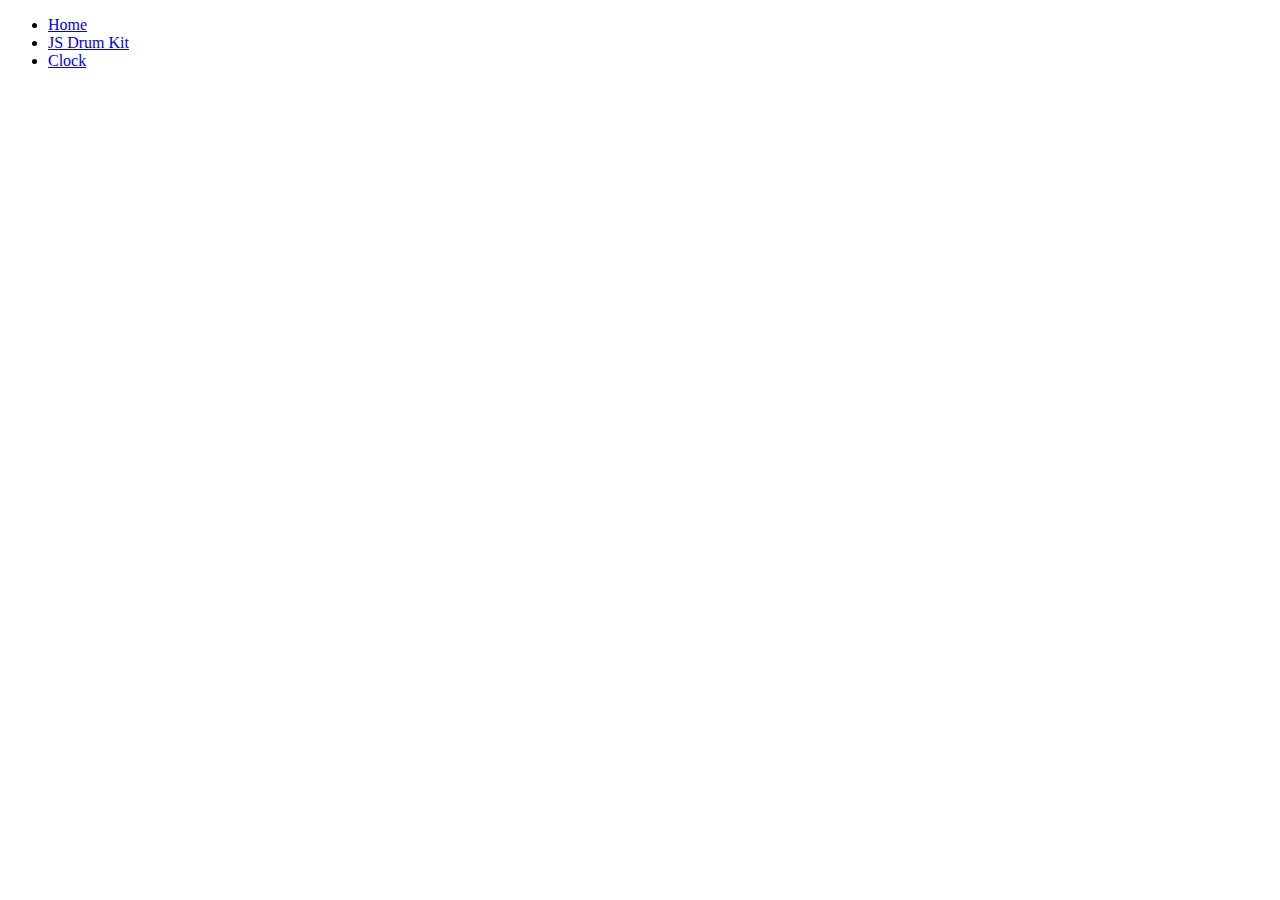
<file: index.html>
<!DOCTYPE html>
<html lang="en">
<head>
    <meta charset="UTF-8">
    <meta http-equiv="X-UA-Compatible" content="IE=edge">
    <meta name="viewport" content="width=device-width, initial-scale=1.0">
    <title>Document</title>
</head>
<body>
    <ul>
        <li class="item"><a href='/'>Home</a></li>
        <li class="item"><a href='/drumkit'>JS Drum Kit</a></li>
        <li class="item"><a href='/clock'>Clock</a></li>
    </ul>
</body>
</html>
</file>
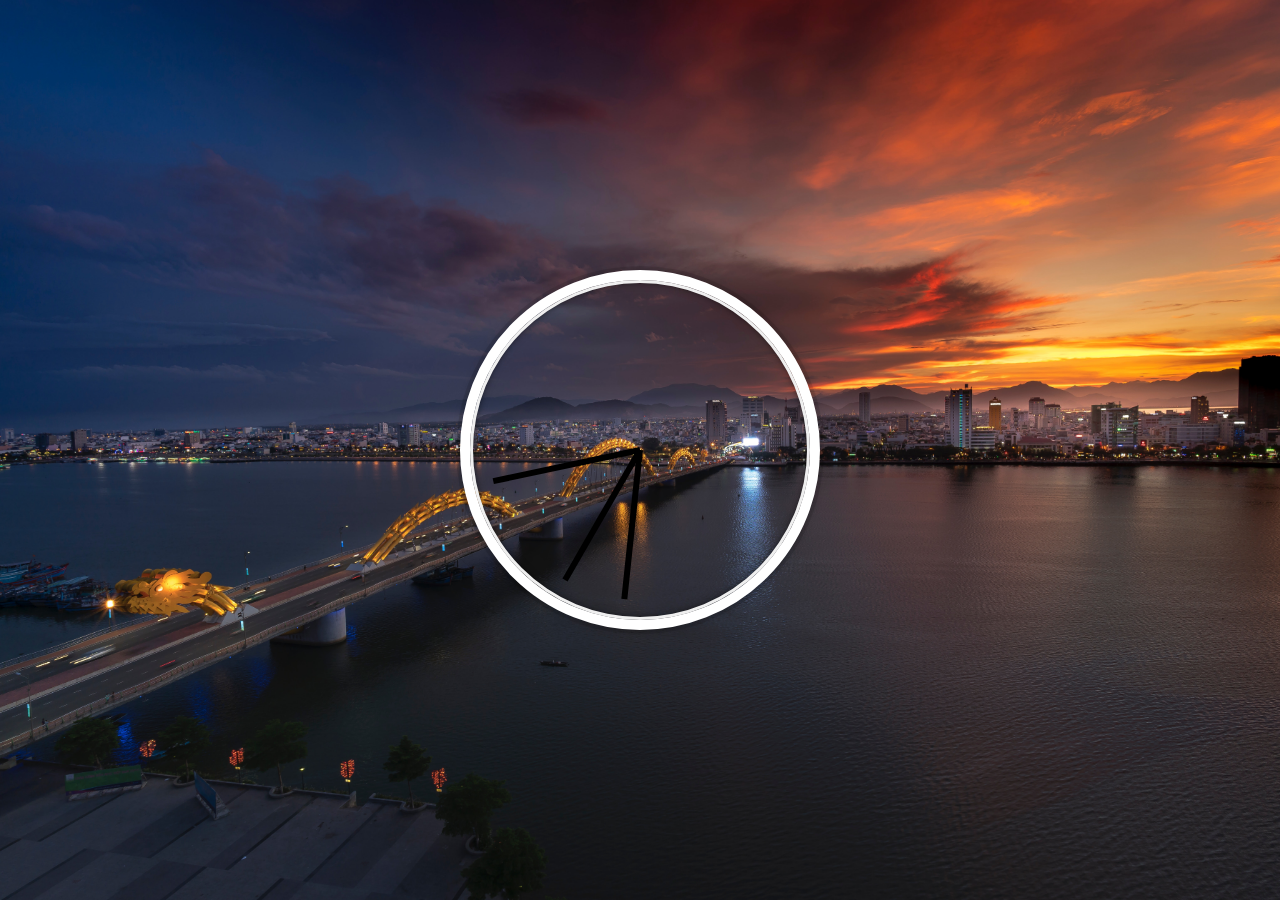
<file: clock/index.html>
<!DOCTYPE html>
<html lang="en">
<head>
    <meta charset="UTF-8">
    <meta http-equiv="X-UA-Compatible" content="IE=edge">
    <meta name="viewport" content="width=device-width, initial-scale=1.0">
    <title>Document</title>
</head>
<body>
    
    <div class="clock">
        <div class="clock-face">
            <div class="hand hour-hand"></div>
            <div class="hand min-hand"></div>
            <div class="hand second-hand"></div>
        </div>
    </div>

    <style>
        html{
            background: url('final bg final.jpg');
            background-size: cover;
            font-family: 'helvetica neue';
            text-align: center;
            font-size: 10px;
        }

        body{
            margin: 0;
            font-size: 2rem;
            display: flex;
            flex: 1;
            min-height: 100vh;
            align-items: center;
        }

        .clock{
            width: 30rem;
            height: 30rem;
            border: 10px solid white;
            border-radius: 50%;
            margin: 50px auto;
            position: relative;
            padding: 2rem;
            box-shadow:
                0 0 0px 4px rgba(0,0,0,0.1),
                inset 0 0 0 3px #EFEFEF,
                inset 0 0 10px black,
                0 0 10px rgba(0,0,0,0.2);
        }

        .clock-face{
            position: relative;
            width: 100%;
            height: 100%;
            transform: translateY(-3px); /* account for the height of the clock hands */
        }

        .hand{
            width: 50%;
            height: 6px;
            background: black;
            position: absolute;
            top: 50%;
            transform-origin: 100%;
            transform: rotate(90deg);
            transition: all 0.05s;
            transition-timing-function: cubic-bezier(0.1, 2.7.0.58, 1);
        }
    </style>

    <script>

        const secondHand = document.querySelector('.second-hand');
        const minsHand = document.querySelector('.min-hand');
        const hourHand = document.querySelector('.hour-hand');

        function setDate(){
            //let currentTime = new Date();

            //let currentOffset = currentTime.getTimezoneOffset();

            //let ISTOffset = 330;   // IST offset UTC +5:30 

            const now = new Date();
            
            const seconds = now.getSeconds();
            const secondDegrees = ((seconds/60)*360) + 90;
            secondHand.style.transform = `rotate(${secondDegrees}deg)`;
            
            const mins = now.getMinutes();
            const minsDegrees = ((mins/60)*360) + 90;
            minsHand.style.transform = `rotate(${minsDegrees}deg)`;

            const hour = now.getHours();
            const hourDegrees = ((mins/12)*360) + 90;
            hourHand.style.transform = `rotate(${hourDegrees}deg)`;
        }

        setInterval(setDate, 1000);

        setDate();
    </script>
</body>
</html>
</file>
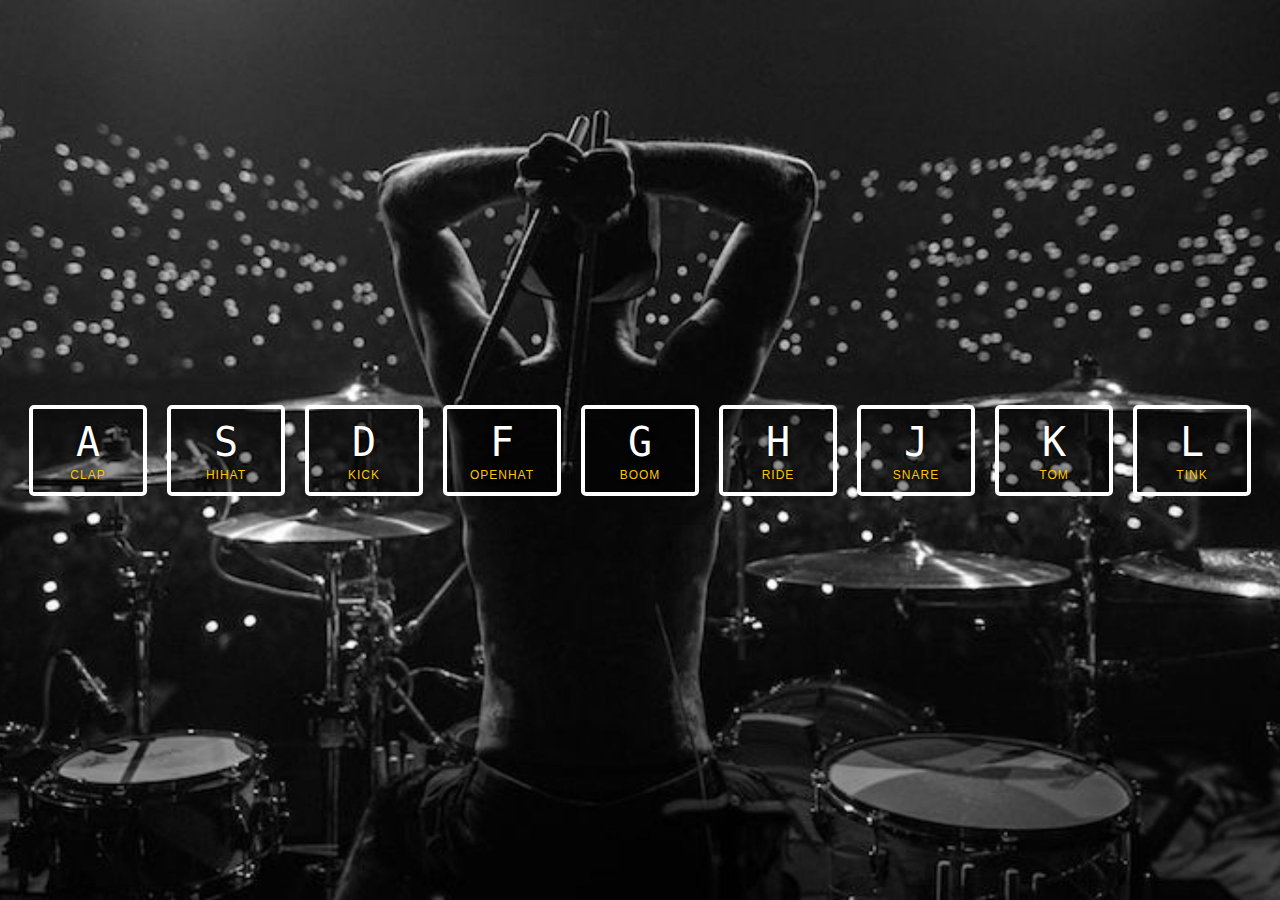
<file: drumkit/index.html>
<!DOCTYPE html>
<html lang="en">
<head>
    <meta charset="UTF-8">
    <meta http-equiv="X-UA-Compatible" content="IE=edge">
    <meta name="viewport" content="width=device-width, initial-scale=1.0">
    <title>JS Drum Kit</title>
    <link rel="stylesheet" href="style.css">
</head>
<body>
    
    <div class="keys">
        <div data-key="65" class="key">
            <kbd>A</kbd>
            <span class="sound">clap</span>
        </div>
        <div data-key="83" class="key">
            <kbd>S</kbd>
            <span class="sound">hihat</span>
        </div>
        <div data-key="68" class="key">
            <kbd>D</kbd>
            <span class="sound">kick</span>
        </div>
        <div data-key="70" class="key">
            <kbd>F</kbd>
            <span class="sound">openhat</span>
        </div>
        <div data-key="71" class="key">
            <kbd>G</kbd>
            <span class="sound">boom</span>
        </div>
        <div data-key="72" class="key">
            <kbd>H</kbd>
            <span class="sound">ride</span>
        </div>
        <!--<div data-key="73" class="key">
            <kbd>I</kbd>
            <span class="sound">clap</span>
        </div>--->
        <div data-key="74" class="key">
            <kbd>J</kbd>
            <span class="sound">snare</span>
        </div>
        <div data-key="75" class="key">
            <kbd>K</kbd>
            <span class="sound">tom</span>
        </div>
        <div data-key="76" class="key">
            <kbd>L</kbd>
            <span class="sound">tink</span>
        </div>
    </div>

    <audio data-key="65" src="sounds/clap.wav"></audio>
    <audio data-key="83" src="sounds/hihat.wav"></audio>
    <audio data-key="68" src="sounds/kick.wav"></audio>
    <audio data-key="70" src="sounds/openhat.wav"></audio>
    <audio data-key="71" src="sounds/boom.wav"></audio>
    <audio data-key="72" src="sounds/ride.wav"></audio>
    <audio data-key="74" src="sounds/snare.wav"></audio>
    <audio data-key="75" src="sounds/tom.wav"></audio>
    <audio data-key="76" src="sounds/tink.wav"></audio>

    <script>
        
        function removeTransition(e){
            if(e.propertyName !== 'transform') return; //skip it if its not a transform
            e.target.classList.remove('playing');
        }

        function playSound(e){
            const audio = document.querySelector(`audio[data-key="${e.keyCode}"]`);
            const key = document.querySelector(`.key[data-key="${e.keyCode}"]`);
            if(!audio) return; //stop the function
            
            key.classList.add('playing');
            audio.currentTime = 0; //rewind to the start
            audio.play();
        }
        
        
        const keys = Array.from(document.querySelectorAll('.key'));
        keys.forEach(key => key.addEventListener('transitionend', removeTransition));
        
        window.addEventListener('keydown', playSound);
        
    </script>
</body>
</html>
</file>
<file: drumkit/style.css>
html {
    font-size: 10px;
    background: url('./drum_background.jpg') bottom center;
    background-size: cover;
  }
  
  body,html {
    margin: 0;
    padding: 0;
    font-family: sans-serif;
  }
  
  .keys {
    display: flex;
    flex: 1;
    min-height: 100vh;
    align-items: center;
    justify-content: center;
  }
  
  .key {
    border: .4rem solid white;
    border-radius: .5rem;
    margin: 1rem;
    font-size: 1.5rem;
    padding: 1rem .5rem;
    transition: all .07s ease;
    width: 10rem;
    text-align: center;
    color: white;
    background: rgba(0,0,0,0.4);
    text-shadow: 0 0 .5rem black;
  }
  
  .playing {
    transform: scale(1.1);
    border-color: #ffc600;
    box-shadow: 0 0 1rem #ffc600;
  }
  
  kbd {
    display: block;
    font-size: 4rem;
  }
  
  .sound {
    font-size: 1.2rem;
    text-transform: uppercase;
    letter-spacing: .1rem;
    color: #ffc600;
  }
</file>
